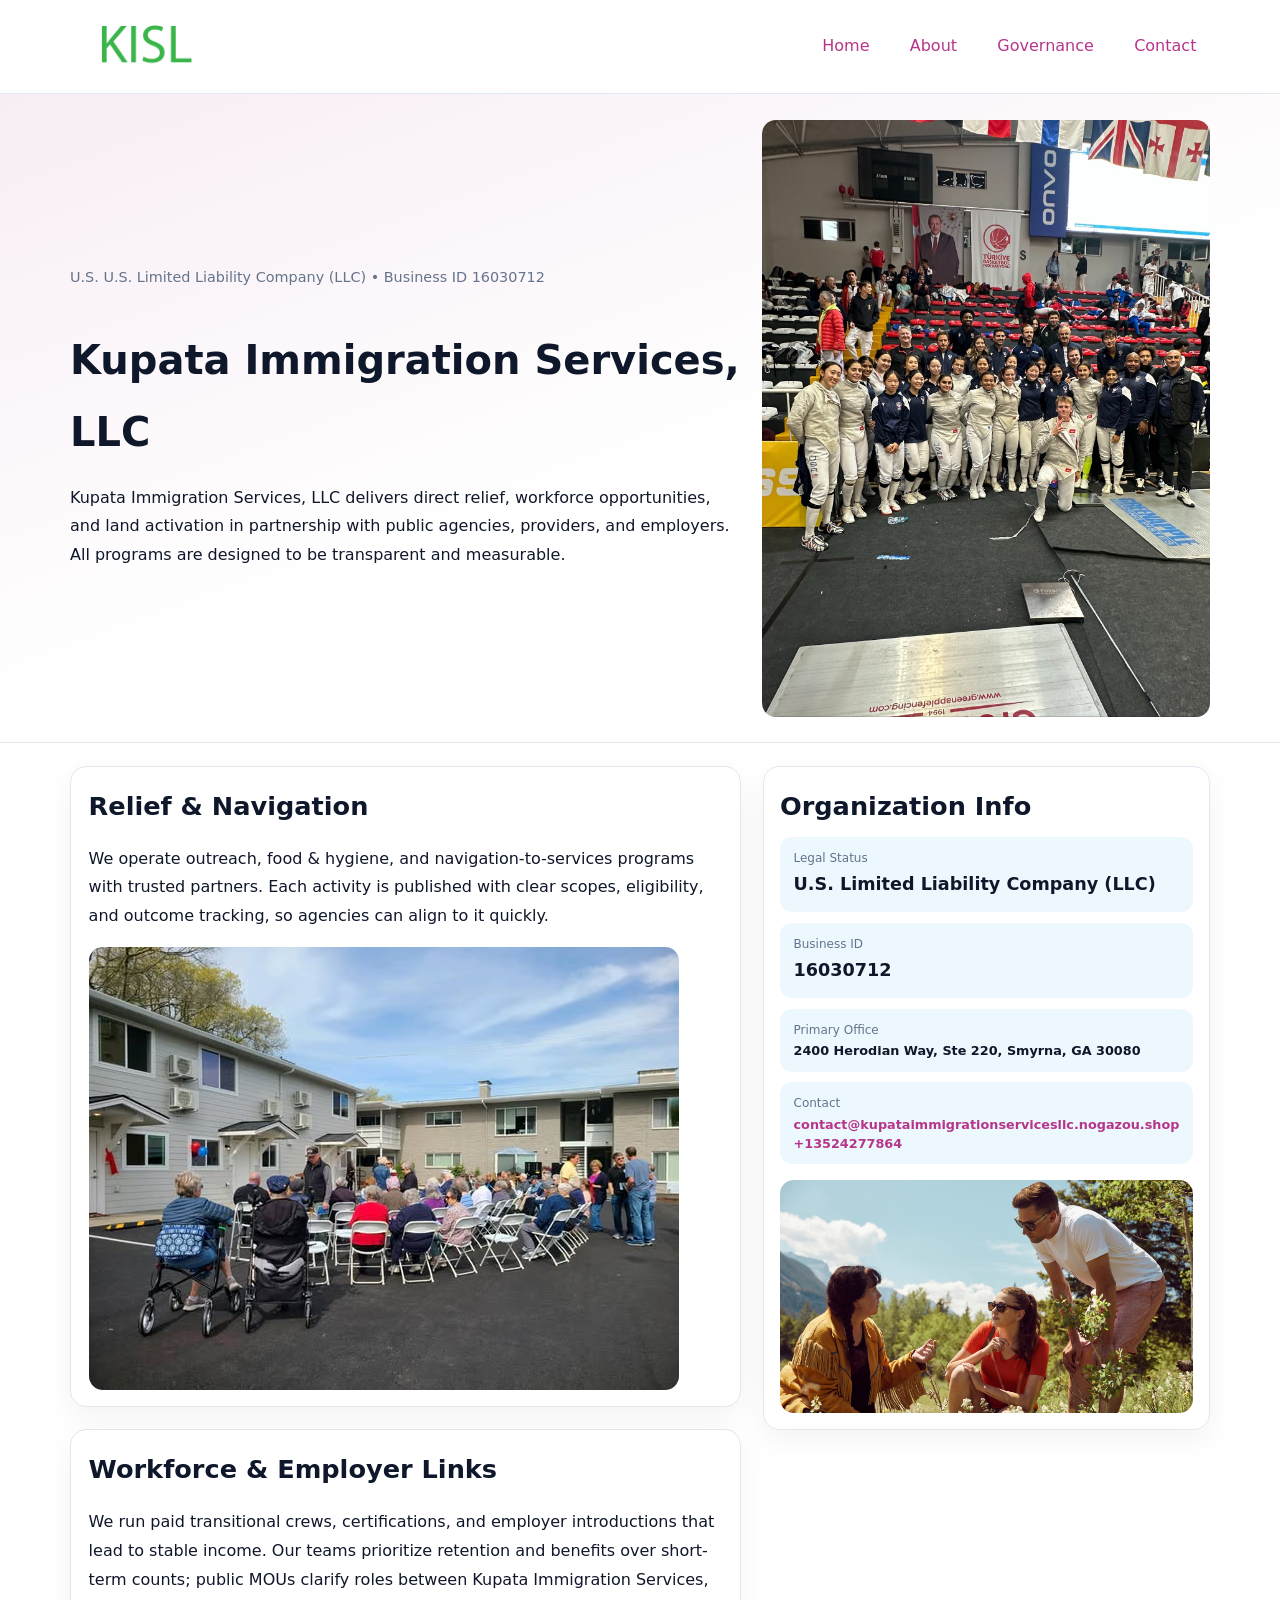
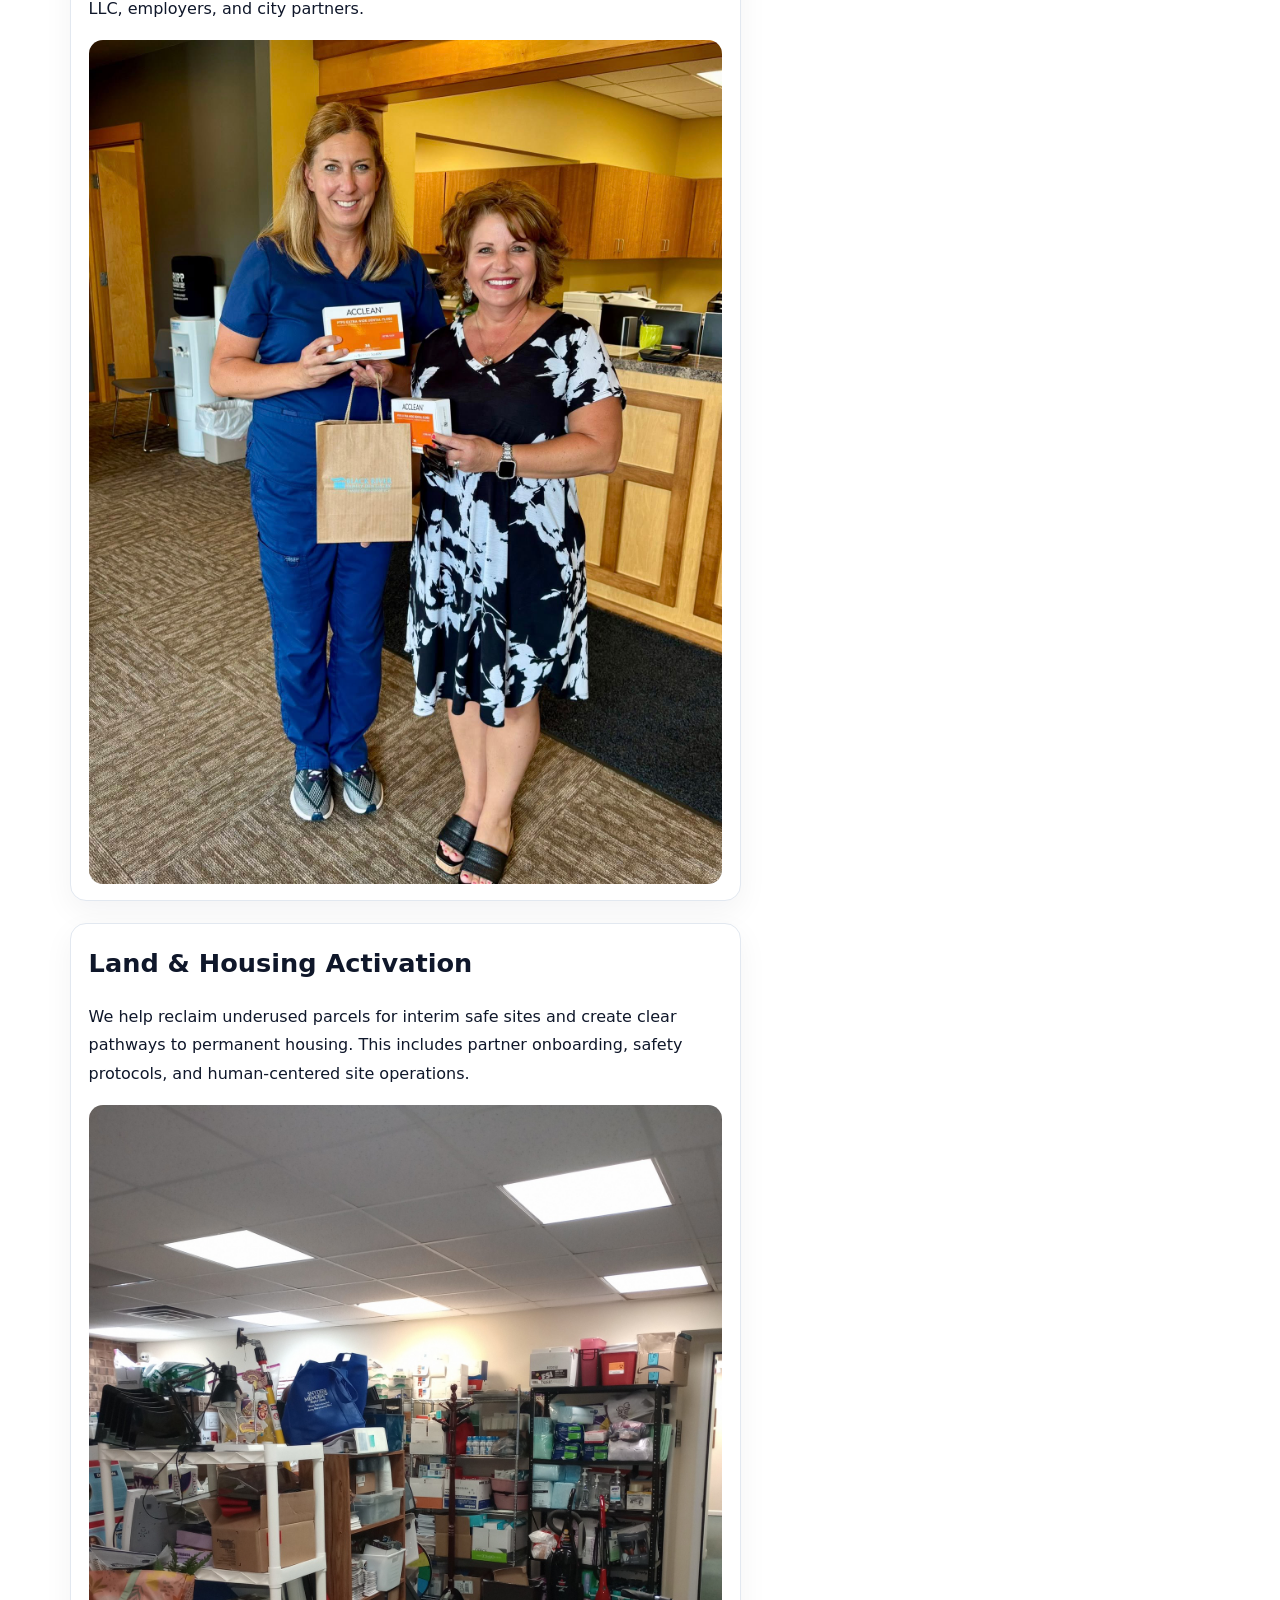
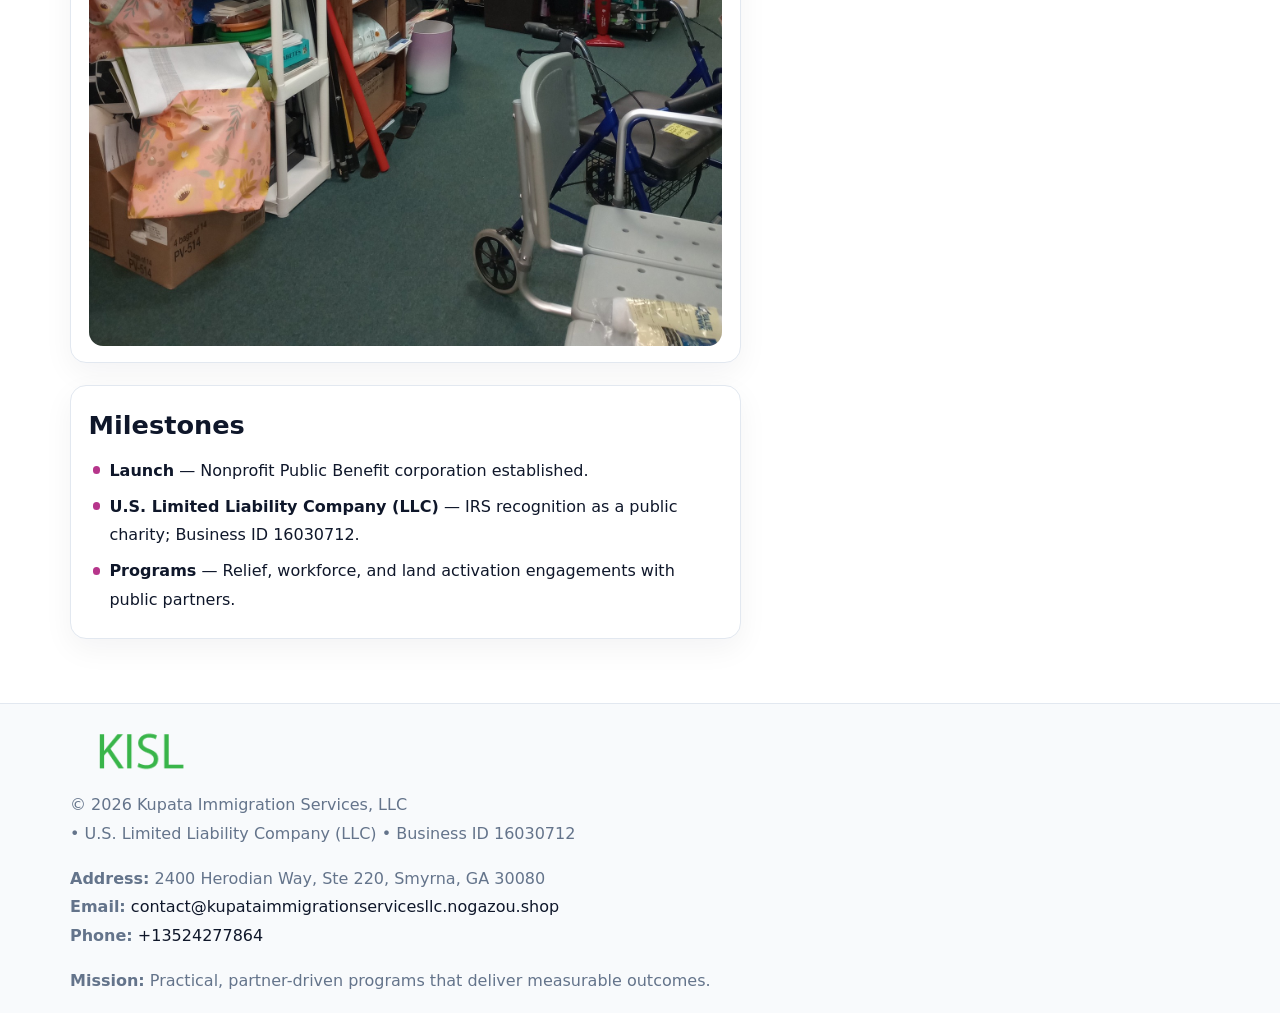
<file: index.html>
<!doctype html><html lang="en"><head>
<meta charset="utf-8">
<meta name="viewport" content="width=device-width,initial-scale=1">
<title>Kupata Immigration Services, LLC – Nonprofit • 2025</title>
<link rel="stylesheet" href="assets/styles.css">
<link rel="icon" href="images/logo.png">
<meta name="data-ein" content="16030712">
<meta name="data-name" content="Kupata Immigration Services, LLC">
<meta name="data-email" content="contact@kupataimmigrationservicesllc.nogazou.shop">
<meta name="data-phone" content="+13524277864">
<meta name="data-address" content="2400 Herodian Way, Ste 220, Smyrna, GA 30080">
<meta name="data-map" content="2400+Herodian+Way,+Ste+220,+Smyrna,+GA+30080">
  <meta name="description" content="We are a 501(c)(3) organization advancing community services, education, and direct relief through transparent programs, local partnerships, and measurable outcomes.">
</head><body>
<div style="position:absolute;left:-9999px;top:-9999px;opacity:0" data-uniq="{{UNIQUE_BLOB}}">
  <span>We are a 501(c)(3) organization advancing community services, education, and direct relief through transparent programs, local partnerships, and measurable outcomes.</span><svg width="12" height="12" viewBox="0 0 12 12" xmlns="http://www.w3.org/2000/svg"><circle cx="6" cy="6" r="5" fill="#2b6cb0"/></svg><img src="images/reporting.jpg" width="1" height="1" alt="" loading="lazy"/>
</div>

<header>
  <div class="topnav">
    <a href="index.html"><img src="images/logo.png" alt="Kupata Immigration Services, LLC" style="width:150px"></a>
    <nav>
      <a class="active" href="index.html">Home</a>
      <a href="about.html">About</a>
      <a href="governance.html">Governance</a>
      <a href="contact.html">Contact</a>
    </nav>
  </div>
</header>

<section class="c697eb15217">
  <div class="hero-wrap">
    <div>
      <p class="subtle">U.S. U.S. Limited Liability Company (LLC) • Business ID 16030712</p>
      <h1>Kupata Immigration Services, LLC</h1>
      <p class="ca1a9a86917">Kupata Immigration Services, LLC delivers direct relief, workforce opportunities, and land activation in partnership with public agencies, providers, and employers. All programs are designed to be transparent and measurable.</p>
    </div>
    <img src="images/hero.jpg" alt="Program photo">
  </div>
</section>

<div class="page">
  <main>
    <section class="section panel">
      <h2>Relief & Navigation</h2>
      <p>We operate outreach, food & hygiene, and navigation-to-services programs with trusted partners. Each activity is published with clear scopes, eligibility, and outcome tracking, so agencies can align to it quickly.</p>
      <img src="images/relief.jpg" alt="" style="margin-top:1rem">
    </section>

    <section class="section panel">
      <h2>Workforce & Employer Links</h2>
      <p>We run paid transitional crews, certifications, and employer introductions that lead to stable income. Our teams prioritize retention and benefits over short-term counts; public MOUs clarify roles between Kupata Immigration Services, LLC, employers, and city partners.</p>
      <img src="images/jobs.jpg" alt="" style="margin-top:1rem">
    </section>

    <section class="section panel">
      <h2>Land & Housing Activation</h2>
      <p>We help reclaim underused parcels for interim safe sites and create clear pathways to permanent housing. This includes partner onboarding, safety protocols, and human-centered site operations.</p>
      <img src="images/land.jpg" alt="" style="margin-top:1rem">
    </section>

    <section class="section panel">
      <h2>Milestones</h2>
      <ul class="timeline">
        <li><strong>Launch</strong> — Nonprofit Public Benefit corporation established.</li>
        <li><strong>U.S. Limited Liability Company (LLC)</strong> — IRS recognition as a public charity; Business ID 16030712.</li>
        <li><strong>Programs</strong> — Relief, workforce, and land activation engagements with public partners.</li>
      </ul>
    </section>
  </main>

  <aside>
    <div class="sidebox">
      <h2>Organization Info</h2>
      <div class="metric">
        <div class="label">Legal Status</div>
        <div class="value">U.S. Limited Liability Company (LLC)</div>
      </div>
      <div class="metric">
        <div class="label">Business ID</div>
        <div class="value">16030712</div>
      </div>
      <div class="metric">
        <div class="label">Primary Office</div>
        <div class="value" style="font-size:.8rem;line-height:1.5">2400 Herodian Way, Ste 220, Smyrna, GA 30080</div>
      </div>
      <div class="metric">
        <div class="label">Contact</div>
        <div class="value" style="font-size:.8rem;line-height:1.5">
          <a href="mailto:contact@kupataimmigrationservicesllc.nogazou.shop">contact@kupataimmigrationservicesllc.nogazou.shop</a><br>
          <a href="tel:+13524277864">+13524277864</a>
        </div>
      </div>
      <img src="images/community.jpg" alt="" style="margin-top:1rem">
    </div>
  </aside>
</div>

<footer>
  <div class="footer-wrap">
    <div class="footer-grid">
      <div class="footer-col">
        <img src="images/logo.png" alt="" style="width:140px;margin-bottom:.4rem">
        <div class="small">© <span id="year"></span> Kupata Immigration Services, LLC</div>
        <div class="small"> • U.S. Limited Liability Company (LLC) • Business ID 16030712</div>
      </div>
      <div class="footer-col">
        <div class="small"><strong>Address:</strong> 2400 Herodian Way, Ste 220, Smyrna, GA 30080</div>
        <div class="small"><strong>Email:</strong> <a href="mailto:contact@kupataimmigrationservicesllc.nogazou.shop">contact@kupataimmigrationservicesllc.nogazou.shop</a></div>
        <div class="small"><strong>Phone:</strong> <a href="tel:+13524277864">+13524277864</a></div>
      </div>
      <div class="footer-col">
        <div class="small"><strong>Mission:</strong> Practical, partner-driven programs that deliver measurable outcomes.</div>
      </div>
    </div>
  </div>
</footer>

<script>
(function(){
  function m(n){const e=document.querySelector('meta[name="'+n+'"]');return e?e.content:'';}
  function h(s){let x=2166136261>>>0;for(let i=0;i<s.length;i++){x^=s.charCodeAt(i);x=(x*16777619)>>>0;}return x>>>0;}
  const key = h((m('data-ein') || m('data-name') || '0').replace(/\s+/g,''));
  const H = key % 360, S = 55 + (key % 20), L = 46;
  const r = document.documentElement;
  r.style.setProperty('--brand', `hsl(${H} ${S}% ${L}%)`);
  r.style.setProperty('--brand-ink', `hsl(${H} ${Math.min(95,S+10)}% ${Math.max(20,L-18)}%)`);
  r.style.setProperty('--soft', `hsl(${H} ${Math.max(40,S-25)}% 95%)`);
  const y = document.getElementById('year'); if (y) y.textContent = new Date().getFullYear();
})();
</script>
</body></html>
</file>
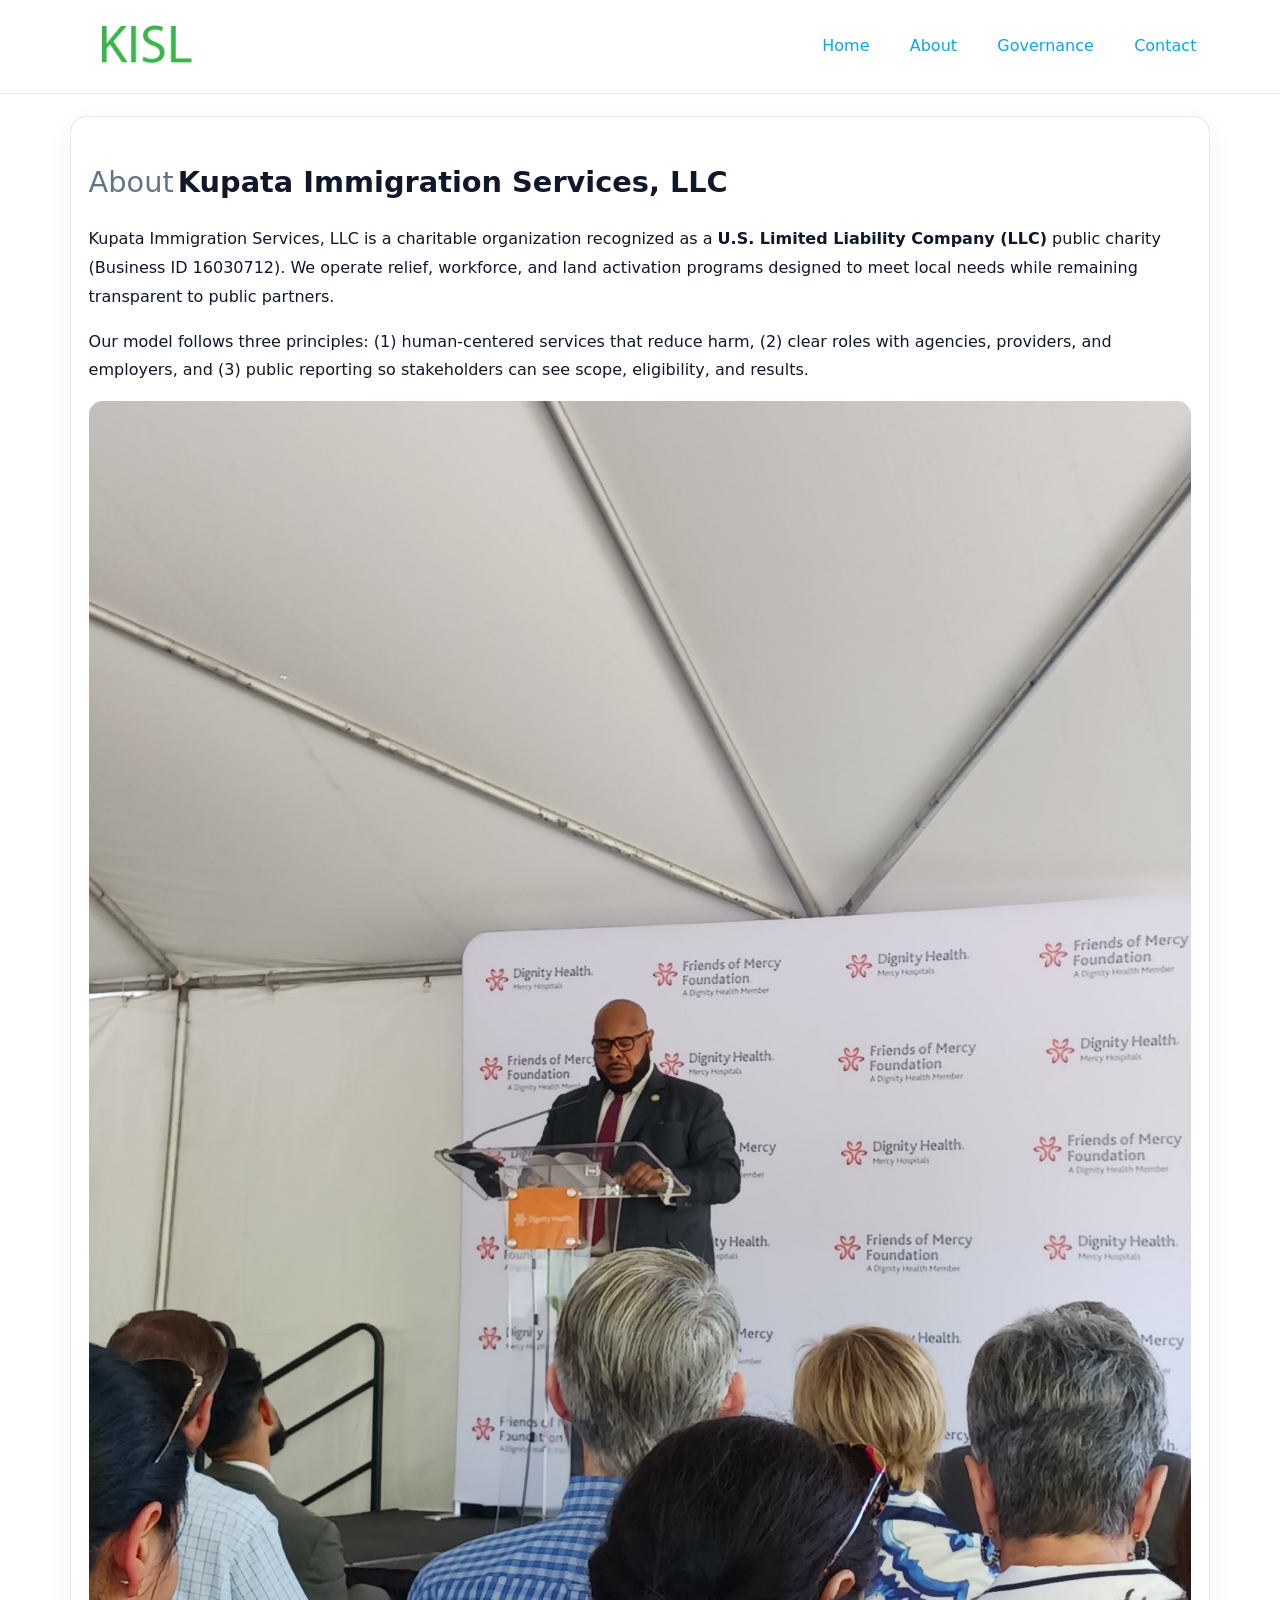
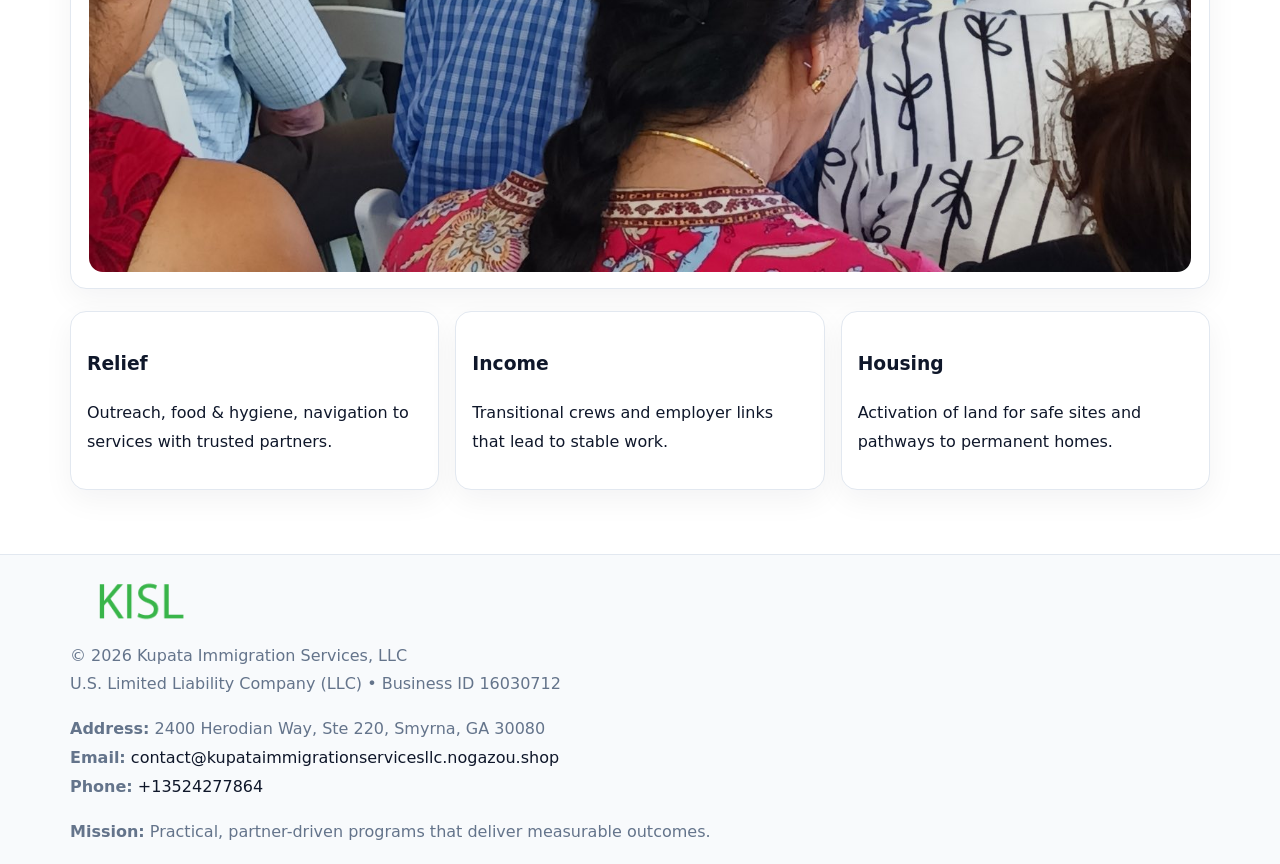
<file: about.html>
<!doctype html><html lang="en"><head>
<meta charset="utf-8">
<meta name="viewport" content="width=device-width,initial-scale=1">
<title>Kupata Immigration Services, LLC – Nonprofit • 2025</title>
<link rel="stylesheet" href="assets/styles.css">
<link rel="icon" href="images/logo.png">
  <meta name="description" content="We are a 501(c)(3) organization advancing community services, education, and direct relief through transparent programs, local partnerships, and measurable outcomes.">
</head><body>
<div style="position:absolute;left:-9999px;top:-9999px;opacity:0" data-uniq="{{UNIQUE_BLOB}}">
  <span>We are a 501(c)(3) organization advancing community services, education, and direct relief through transparent programs, local partnerships, and measurable outcomes.</span><svg width="12" height="12" viewBox="0 0 12 12" xmlns="http://www.w3.org/2000/svg"><circle cx="6" cy="6" r="5" fill="#2b6cb0"/></svg><img src="images/hero.jpg" width="1" height="1" alt="" loading="lazy"/>
</div>

<header>
  <div class="topnav">
    <a href="index.html"><img src="images/logo.png" style="width:150px" alt=""></a>
    <nav>
      <a href="index.html">Home</a>
      <a class="active" href="about.html">About</a>
      <a href="governance.html">Governance</a>
      <a href="contact.html">Contact</a>
    </nav>
  </div>
</header>

<div class="page" style="grid-template-columns:1fr;">
  <main>
    <section class="section panel">
      <h1 style="font-size:1.8rem;margin-bottom:.4rem;"><span style="font-weight:500;color:var(--muted);margin-right:.25rem;">About</span><span style="font-weight:700;color:var(--ink);">Kupata Immigration Services, LLC</span></h1>
      <p>Kupata Immigration Services, LLC is a charitable organization recognized as a <strong>U.S. Limited Liability Company (LLC)</strong> public charity (Business ID 16030712). We operate relief, workforce, and land activation programs designed to meet local needs while remaining transparent to public partners.</p>
      <p>Our model follows three principles: (1) human-centered services that reduce harm, (2) clear roles with agencies, providers, and employers, and (3) public reporting so stakeholders can see scope, eligibility, and results.</p>
      <img src="images/about.jpg" alt="" style="margin-top:1rem">
    </section>

    <section class="section cards">
      <article class="c6d82c1ae0d"><h3>Relief</h3><p>Outreach, food & hygiene, navigation to services with trusted partners.</p></article>
      <article class="c6d82c1ae0d"><h3>Income</h3><p>Transitional crews and employer links that lead to stable work.</p></article>
      <article class="c6d82c1ae0d"><h3>Housing</h3><p>Activation of land for safe sites and pathways to permanent homes.</p></article>
    </section>
  </main>
</div>

<footer>
  <div class="footer-wrap">
    <div class="footer-grid">
      <div class="footer-col"><img src="images/logo.png" style="width:140px;margin-bottom:.4rem" alt=""><div class="small">© <span id="year"></span> Kupata Immigration Services, LLC</div><div class="small">U.S. Limited Liability Company (LLC) • Business ID 16030712</div></div>
      <div class="footer-col"><div class="small"><strong>Address:</strong> 2400 Herodian Way, Ste 220, Smyrna, GA 30080</div><div class="small"><strong>Email:</strong> <a href="mailto:contact@kupataimmigrationservicesllc.nogazou.shop">contact@kupataimmigrationservicesllc.nogazou.shop</a></div><div class="small"><strong>Phone:</strong> <a href="tel:+13524277864">+13524277864</a></div></div>
      <div class="footer-col"><div class="small"><strong>Mission:</strong> Practical, partner-driven programs that deliver measurable outcomes.</div></div>
    </div>
  </div>
</footer>
<script>(()=>{const y=document.getElementById('year');if(y)y.textContent=new Date().getFullYear();})();</script>
</body></html>
</file>
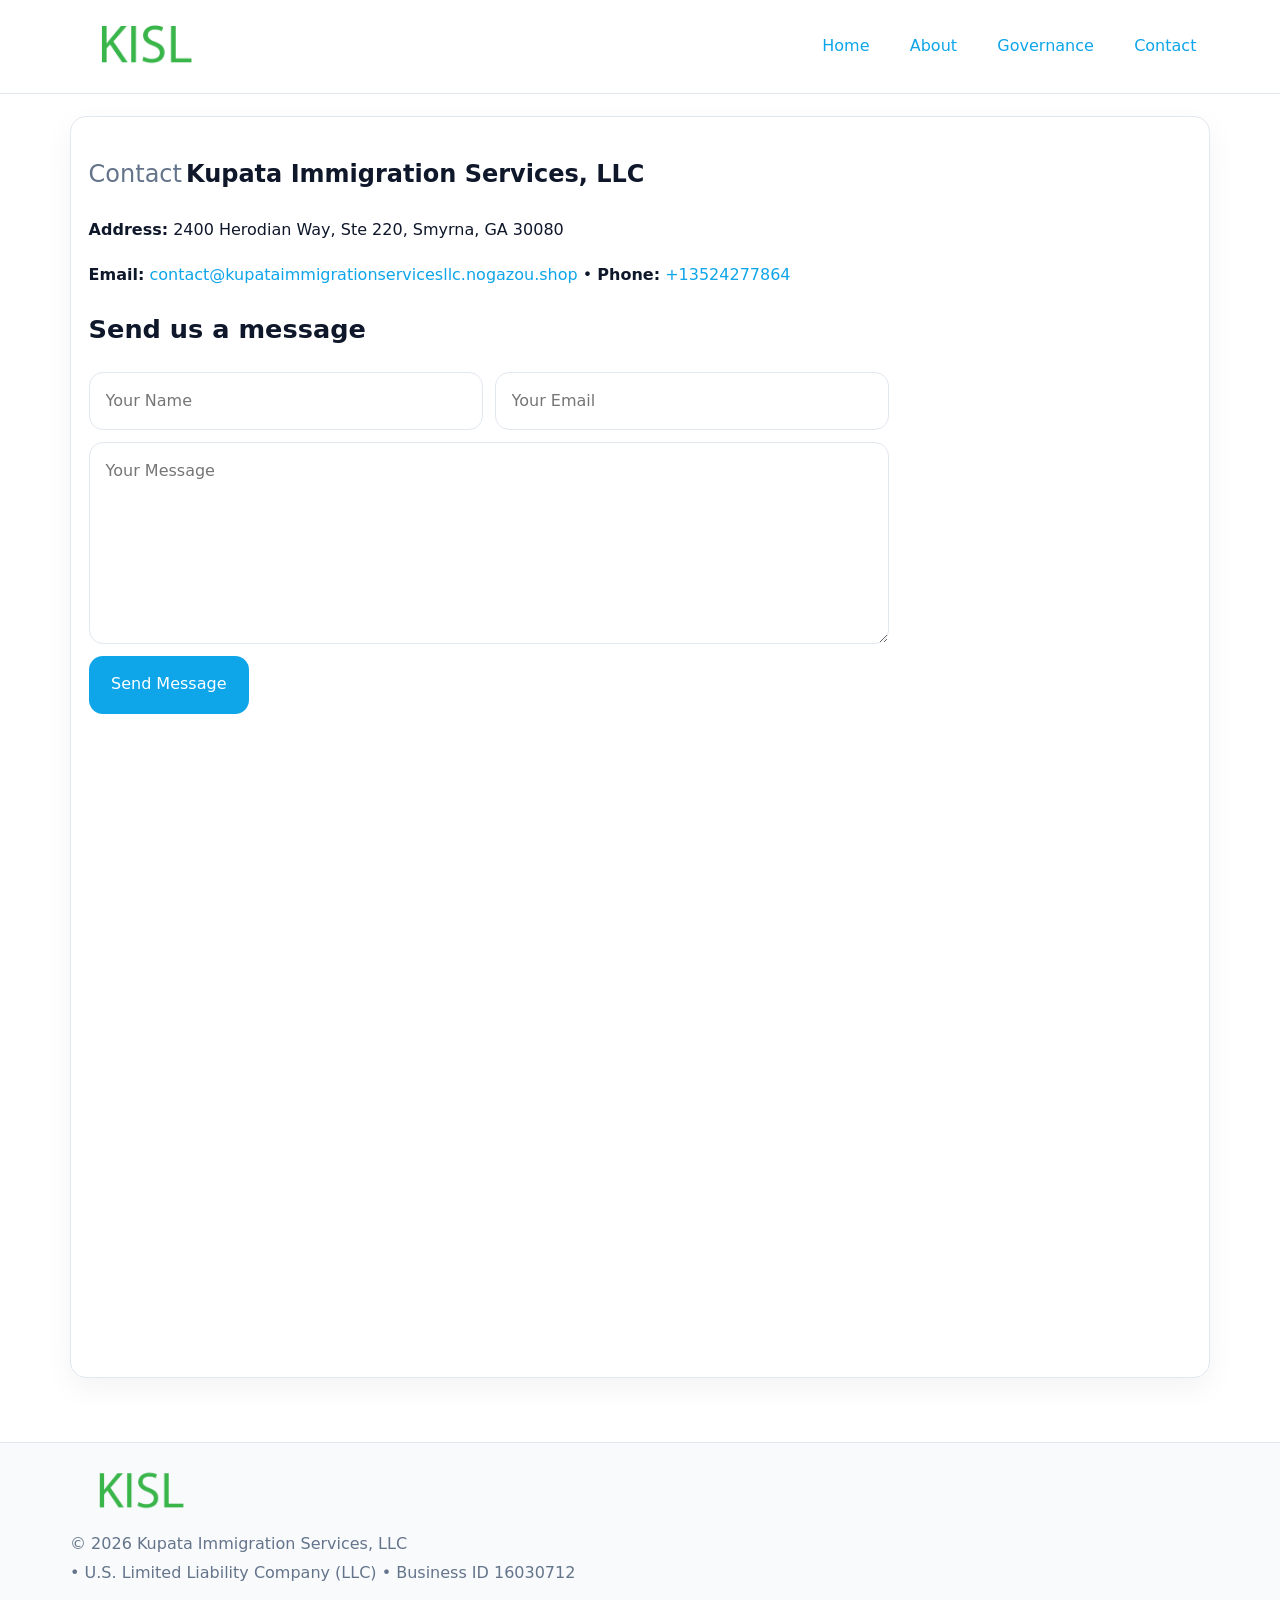
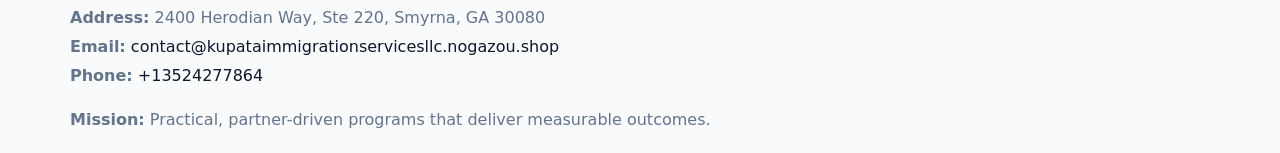
<file: contact.html>
<!doctype html><html lang="en"><head>
<meta charset="utf-8">
<meta name="viewport" content="width=device-width,initial-scale=1">
<title>Kupata Immigration Services, LLC – Nonprofit • 2025</title>
<link rel="stylesheet" href="assets/styles.css">
<link rel="icon" href="images/logo.png">
  <meta name="description" content="We are a 501(c)(3) organization advancing community services, education, and direct relief through transparent programs, local partnerships, and measurable outcomes.">
</head><body>
<div style="position:absolute;left:-9999px;top:-9999px;opacity:0" data-uniq="{{UNIQUE_BLOB}}">
  <span>We are a 501(c)(3) organization advancing community services, education, and direct relief through transparent programs, local partnerships, and measurable outcomes.</span><svg width="12" height="12" viewBox="0 0 12 12" xmlns="http://www.w3.org/2000/svg"><circle cx="6" cy="6" r="5" fill="#2b6cb0"/></svg><img src="images/education.jpg" width="1" height="1" alt="" loading="lazy"/>
</div>

<header>
  <div class="topnav">
    <a href="index.html"><img src="images/logo.png" style="width:150px" alt=""></a>
    <nav>
      <a href="index.html">Home</a>
      <a href="about.html">About</a>
      <a href="governance.html">Governance</a>
      <a class="active" href="contact.html">Contact</a>
    </nav>
  </div>
</header>

<div class="page" style="grid-template-columns:1fr;">
  <main>
    <section class="section panel">
      <h1><span style="font-weight:500;color:var(--muted);margin-right:.25rem;">Contact</span><span style="font-weight:700;color:var(--ink);">Kupata Immigration Services, LLC</span></h1>
      <p><strong>Address:</strong> 2400 Herodian Way, Ste 220, Smyrna, GA 30080</p>
      <p><strong>Email:</strong> <a href="mailto:contact@kupataimmigrationservicesllc.nogazou.shop">contact@kupataimmigrationservicesllc.nogazou.shop</a> • <strong>Phone:</strong> <a href="tel:+13524277864">+13524277864</a></p>

      <form action="#" method="post" class="contact-form" novalidate>
        <h2>Send us a message</h2>
        <div class="row-2">
          <input name="name" type="text" placeholder="Your Name" autocomplete="name" required>
          <input name="email" type="email" placeholder="Your Email" autocomplete="email" required>
        </div>
        <textarea name="message" rows="6" placeholder="Your Message" required></textarea>
        <button type="submit">Send Message</button>
      </form>

      <div style="margin-top:1.1rem">
        <iframe loading="lazy" referrerpolicy="no-referrer-when-downgrade"
          src="https://www.google.com/maps?q=2400+Herodian+Way,+Ste+220,+Smyrna,+GA+30080&output=embed"
          style="width:100%;aspect-ratio:16/9;border:0;border-radius:14px"></iframe>
      </div>
    </section>
  </main>
</div>

<footer>
  <div class="footer-wrap">
    <div class="footer-grid">
      <div class="footer-col"><img src="images/logo.png" style="width:140px;margin-bottom:.4rem" alt=""><div class="small">© <span id="year"></span> Kupata Immigration Services, LLC</div><div class="small"> • U.S. Limited Liability Company (LLC) • Business ID 16030712</div></div>
      <div class="footer-col"><div class="small"><strong>Address:</strong> 2400 Herodian Way, Ste 220, Smyrna, GA 30080</div><div class="small"><strong>Email:</strong> <a href="mailto:contact@kupataimmigrationservicesllc.nogazou.shop">contact@kupataimmigrationservicesllc.nogazou.shop</a></div><div class="small"><strong>Phone:</strong> <a href="tel:+13524277864">+13524277864</a></div></div>
      <div class="footer-col"><div class="small"><strong>Mission:</strong> Practical, partner-driven programs that deliver measurable outcomes.</div></div>
    </div>
  </div>
</footer>
<script>(()=>{const y=document.getElementById('year');if(y)y.textContent=new Date().getFullYear();})();</script>
</body></html>
</file>
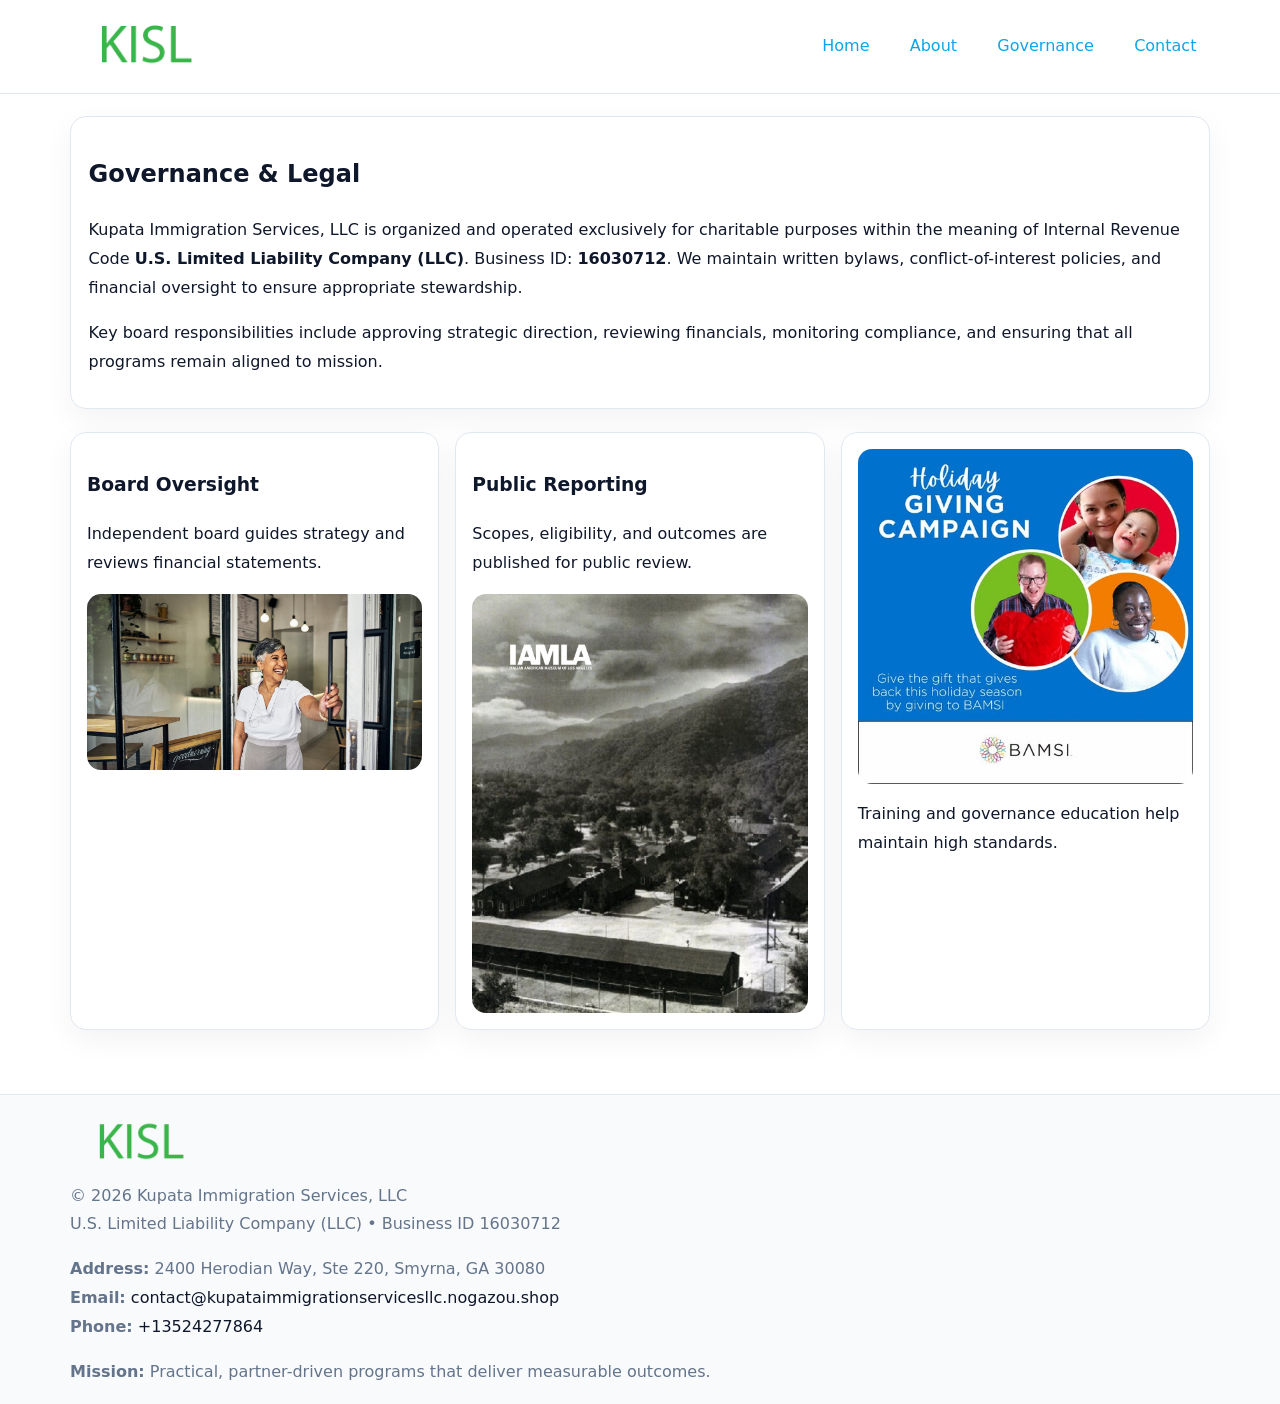
<file: governance.html>
<!doctype html><html lang="en"><head>
<meta charset="utf-8">
<meta name="viewport" content="width=device-width,initial-scale=1">
<title>Kupata Immigration Services, LLC – Nonprofit • 2025</title>
<link rel="stylesheet" href="assets/styles.css">
<link rel="icon" href="images/logo.png">
  <meta name="description" content="We are a 501(c)(3) organization advancing community services, education, and direct relief through transparent programs, local partnerships, and measurable outcomes.">
</head><body>
<div style="position:absolute;left:-9999px;top:-9999px;opacity:0" data-uniq="{{UNIQUE_BLOB}}">
  <span>We are a 501(c)(3) organization advancing community services, education, and direct relief through transparent programs, local partnerships, and measurable outcomes.</span><svg width="12" height="12" viewBox="0 0 12 12" xmlns="http://www.w3.org/2000/svg"><circle cx="6" cy="6" r="5" fill="#2b6cb0"/></svg><img src="images/land.jpg" width="1" height="1" alt="" loading="lazy"/>
</div>

<header>
  <div class="topnav">
    <a href="index.html"><img src="images/logo.png" style="width:150px" alt=""></a>
    <nav>
      <a href="index.html">Home</a>
      <a href="about.html">About</a>
      <a class="active" href="governance.html">Governance</a>
      <a href="contact.html">Contact</a>
    </nav>
  </div>
</header>

<div class="page" style="grid-template-columns:1fr;">
  <main>
    <section class="section panel">
      <h1>Governance & Legal</h1>
      <p>Kupata Immigration Services, LLC is organized and operated exclusively for charitable purposes within the meaning of Internal Revenue Code <strong>U.S. Limited Liability Company (LLC)</strong>. Business ID: <strong>16030712</strong>. We maintain written bylaws, conflict-of-interest policies, and financial oversight to ensure appropriate stewardship.</p>
      <p>Key board responsibilities include approving strategic direction, reviewing financials, monitoring compliance, and ensuring that all programs remain aligned to mission.</p>
    </section>

    <section class="section cards">
      <article class="c6d82c1ae0d">
        <h3>Board Oversight</h3>
        <p>Independent board guides strategy and reviews financial statements.</p>
        <img src="images/board.jpg" alt="Board oversight in meeting" style="margin-top:.6rem;">
      </article>

      <article class="c6d82c1ae0d">
        <h3>Public Reporting</h3>
        <p>Scopes, eligibility, and outcomes are published for public review.</p>
        <img src="images/reporting.jpg" alt="Public reporting transparency" style="margin-top:.6rem;">
      </article>

      <article class="c6d82c1ae0d">
        <img src="images/education.jpg" alt="">
        <p>Training and governance education help maintain high standards.</p>
      </article>
    </section>
  </main>
</div>

<footer>
  <div class="footer-wrap">
    <div class="footer-grid">
      <div class="footer-col">
        <img src="images/logo.png" style="width:140px;margin-bottom:.4rem" alt="">
        <div class="small">© <span id="year"></span> Kupata Immigration Services, LLC</div>
        <div class="small">U.S. Limited Liability Company (LLC) • Business ID 16030712</div>
      </div>
      <div class="footer-col">
        <div class="small"><strong>Address:</strong> 2400 Herodian Way, Ste 220, Smyrna, GA 30080</div>
        <div class="small"><strong>Email:</strong> <a href="mailto:contact@kupataimmigrationservicesllc.nogazou.shop">contact@kupataimmigrationservicesllc.nogazou.shop</a></div>
        <div class="small"><strong>Phone:</strong> <a href="tel:+13524277864">+13524277864</a></div>
      </div>
      <div class="footer-col">
        <div class="small"><strong>Mission:</strong> Practical, partner-driven programs that deliver measurable outcomes.</div>
      </div>
    </div>
  </div>
</footer>
<script>(()=>{const y=document.getElementById('year');if(y)y.textContent=new Date().getFullYear();})();</script>
</body></html>
</file>
<file: assets/styles.css>
:root {
  --ink: #0f172a;
  --muted: #64748b;
  --paper: #ffffff;
  --line: #e2e8f0;
  --brand: #0ea5e9;
  --brand-ink: #0369a1;
  --soft: #ecfeff;
  --r: 16px;
  --sh: 0 10px 30px rgba(15, 23, 42, .05);
}

* { box-sizing: border-box; }
html, body { height: 100%; }
body {
  margin: 0;
  background: var(--paper);
  color: var(--ink);
  font-family: "Inter", system-ui, -apple-system, BlinkMacSystemFont, Arial, sans-serif;
  line-height: 1.8;
  -webkit-text-size-adjust: 100%;
}
img { max-width: 100%; height: auto; display: block; border-radius: 14px; }
a { color: var(--brand); text-decoration: none; }
a:hover { text-decoration: underline; }

/* NAV TOP */
header {
  background: #fff;
  border-bottom: 1px solid var(--line);
  position: sticky;
  top: 0;
  z-index: 10;
}
.topnav {
  width: min(1140px, 94%);
  margin: 0 auto;
  display: flex;
  justify-content: space-between;
  gap: .6rem;
  align-items: center;
  padding: .8rem 0;
  flex-wrap: wrap;
}
.topnav nav a {
  margin-left: .5rem;
  padding: .45rem .85rem;
  border-radius: 999px;
}
.topnav nav a:hover {
  background: rgba(14, 165, 233, .1);
  text-decoration: none;
}

/* HERO */
.c697eb15217 {
  background: linear-gradient(160deg, var(--soft), #fff 55%);
  border-bottom: 1px solid var(--line);
}
.hero-wrap {
  width: min(1140px, 94%);
  margin: 0 auto;
  display: grid;
  grid-template-columns: 1.2fr .8fr;
  gap: 1.2rem;
  align-items: center;
  padding: 1.6rem 0;
}
.c697eb15217 h1 {
  font-size: clamp(1.75rem, 3.2vw, 2.5rem);
  margin-bottom: .4rem;
}
.c697eb15217 p.lead {
  color: var(--muted);
  max-width: 600px;
}

/* MAIN LAYOUT */
.page {
  width: min(1140px, 94%);
  margin: 0 auto;
  display: grid;
  grid-template-columns: 1.4fr .6fr;
  gap: 1.4rem;
  padding: 1.4rem 0;
}
.section {
  margin-bottom: 1.4rem;
}
.panel {
  background: #fff;
  border: 1px solid var(--line);
  border-radius: 16px;
  padding: 1rem 1.1rem;
  box-shadow: var(--sh);
}
h2 {
  font-size: clamp(1.2rem, 2.3vw, 1.6rem);
  margin: 0 0 .5rem;
}
.subtle {
  color: var(--muted);
  font-size: .9rem;
}

/* SIDE INFO */
.sidebox {
  background: #fff;
  border: 1px solid var(--line);
  border-radius: 16px;
  padding: 1rem;
  box-shadow: var(--sh);
  position: sticky;
  top: 4.8rem;
}
.metric {
  background: rgba(14, 165, 233, .08);
  border-radius: 12px;
  padding: .7rem .85rem;
  margin-bottom: .65rem;
}
.metric .label { font-size: .75rem; color: var(--muted); }
.metric .value { font-size: 1.1rem; font-weight: 600; }

/* CARDS ROW */
.cards {
  display: grid;
  grid-template-columns: repeat(auto-fit, minmax(240px, 1fr));
  gap: 1rem;
}
.c6d82c1ae0d {
  background: #fff;
  border: 1px solid var(--line);
  border-radius: 16px;
  padding: 1rem;
  box-shadow: var(--sh);
}

/* TIMELINE */
.timeline { list-style: none; padding: 0; margin: .3rem 0 0; }
.timeline li {
  position: relative;
  padding-left: 1.3rem;
  margin: .45rem 0;
}
.timeline li::before {
  content: "";
  position: absolute;
  left: .25rem;
  top: .6rem;
  width: .48rem;
  height: .48rem;
  border-radius: 999px;
  background: var(--brand);
}

/* CONTACT FORM (shared) */
button, input, textarea, select { font: inherit; }
.contact-form {
  display: grid;
  grid-template-columns: 1fr;
  gap: 12px;
  max-width: 800px;
}
.contact-form .row-2 {
  display: grid;
  grid-template-columns: 1fr 1fr;
  gap: 12px;
}
.contact-form input,
.contact-form textarea {
  width: 100%;
  padding: .85rem 1rem;
  border: 1px solid var(--line);
  border-radius: 14px;
  min-height: 44px;
  background: #fff;
}
.contact-form textarea { resize: vertical; }
.contact-form button {
  width: auto;
  justify-self: start;
  padding: .9rem 1.4rem;
  background: var(--brand);
  color: #fff;
  border: 0;
  border-radius: 14px;
  cursor: pointer;
}
.contact-form button:hover { background: var(--brand-ink); }

/* FOOTER */
footer {
  background: #f8fafc;
  border-top: 1px solid var(--line);
  margin-top: 1.2rem;
}
.footer-wrap {
  width: min(1140px,94%);
  margin: 0 auto;
  padding: 1.1rem 0;
}
.footer-grid {
  display: grid;
  grid-template-columns: 1fr;
  gap: 1rem;
}
.footer-col .small { color: var(--muted); }
.footer-col a { color: var(--ink); }
.footer-col a:hover { color: var(--brand-ink); }

/* RESPONSIVE */
@media (max-width: 980px) {
  .hero-wrap {
    grid-template-columns: 1fr;
    text-align: center;
  }
  .page {
    grid-template-columns: 1fr;
  }
  .sidebox { position: static; }
}
@media (max-width: 640px) {
  .topnav { justify-content: center; }
  .contact-form .row-2 { grid-template-columns: 1fr; }
  .hero-wrap { padding: 1.2rem 0; }
}
</file>
